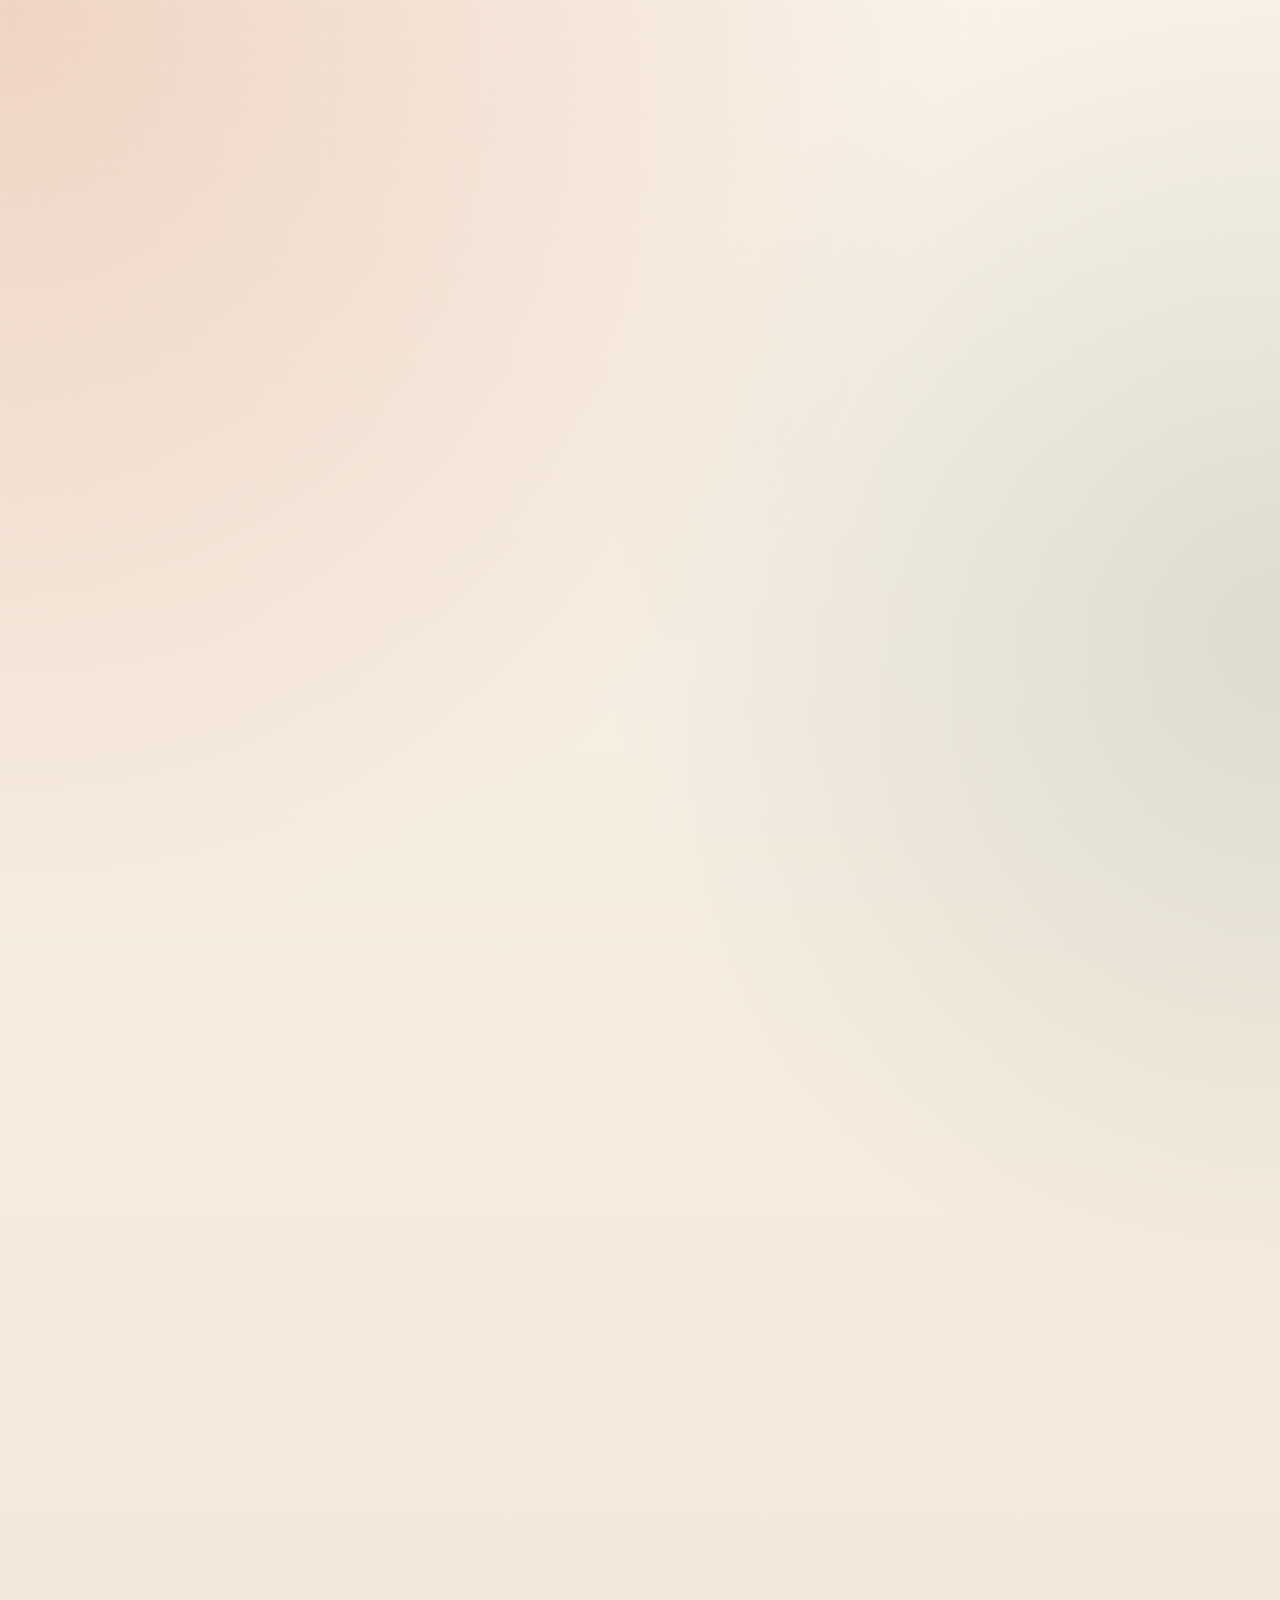
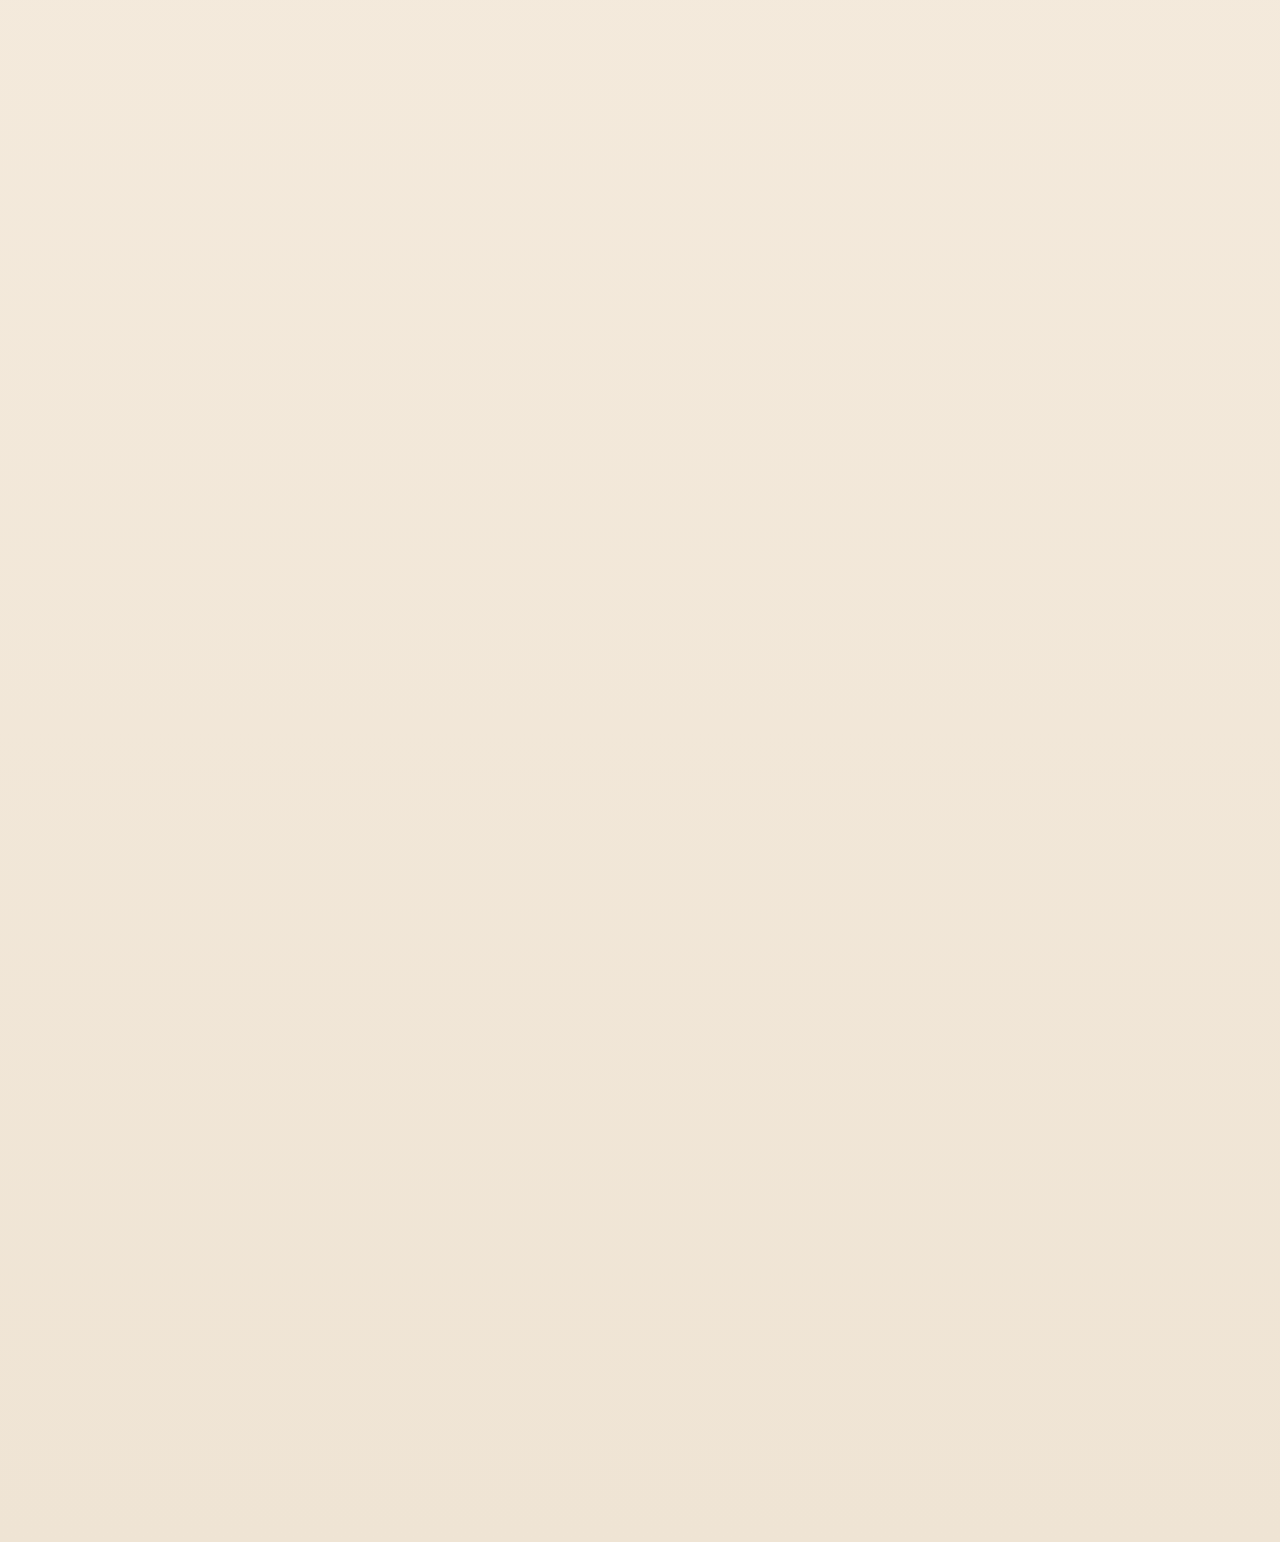
<file: index.html>
<!DOCTYPE html>
<html lang="en">
  <head>
    <meta charset="UTF-8" />
    <meta name="viewport" content="width=device-width, initial-scale=1.0" />
    <title>Caden | Student Portfolio</title>
    <meta
      name="description"
      content="Portfolio website for Caden, a 6th grade student interested in 3D modeling and design."
    />
    <script>
      document.documentElement.classList.add("js");
    </script>
    <link rel="preconnect" href="https://fonts.googleapis.com" />
    <link rel="preconnect" href="https://fonts.gstatic.com" crossorigin />
    <link
      href="https://fonts.googleapis.com/css2?family=Space+Grotesk:wght@400;500;700&family=Crimson+Pro:wght@400;600&display=swap"
      rel="stylesheet"
    />
    <link rel="stylesheet" href="caden-portfolio-styles.css?v=smooth-scroll-3" />
  </head>
  <body>
    <div class="page-shell">
      <header class="hero">
        <div class="hero-copy">
          <p class="eyebrow">Student Portfolio</p>
          <h1>Caden</h1>
          <p class="hero-lead">
            I’m a 6th grade student who enjoys building projects, learning new
            coding skills, and exploring 3D modeling and design. This
            portfolio highlights my experience, interests, and the work I want
            schools to see.
          </p>
          <div class="hero-actions">
            <a class="button button-primary" href="#profiles">View My Work</a>
            <a class="button button-secondary" href="#about">About Me</a>
            <a class="button button-secondary" href="#contact">Contact</a>
          </div>
          <div class="hero-snapshot" aria-label="Student snapshot">
            <div>
              <strong>6th Grade</strong>
              <span>Student creator</span>
            </div>
            <div>
              <strong>5 Years</strong>
              <span>Coding Minds Irvine</span>
            </div>
            <div>
              <strong>Design</strong>
              <span>3D modeling focus</span>
            </div>
          </div>
        </div>
        <div class="hero-side">
          <figure class="portrait-card">
            <img
              class="portrait-image"
              src="Images/funny-dog-portrait.png"
              alt="Funny dog portrait with a goofy expression"
            />
            <figcaption class="portrait-caption">
              Official portfolio dog mascot
            </figcaption>
          </figure>
          <aside class="hero-panel">
            <p class="panel-label">Focus Areas</p>
            <ul class="focus-list">
              <li>3D Modeling</li>
              <li>Design Thinking</li>
              <li>Creative Coding</li>
              <li>Project Building</li>
            </ul>
          </aside>
        </div>
      </header>

      <main>
        <section class="section section-story" id="about">
          <div class="section-heading">
            <p class="eyebrow">About Me</p>
            <h2>Building skills through creativity, coding, and design</h2>
            <p class="section-intro">
              I am a 6th grade student at St. Margaret's Episcopal School who
              loves coding, 3D modeling, and design. After about 5 years at
              Coding Minds Irvine, I have built strong coding skills through my
              classes and projects, and I enjoy using those skills to create
              thoughtful work that shows both creativity and problem-solving.
            </p>
          </div>
          <div class="story-grid">
            <article class="card">
              <h3>My Background</h3>
              <p>
                I am a 6th grade student at St. Margaret's Episcopal School. I
                enjoy learning through hands-on projects that let me combine
                creativity, design, and technology in meaningful ways.
              </p>
            </article>
            <article class="card">
              <h3>My Coding Journey</h3>
              <p>
                I have been a student at Coding Minds Irvine for about 5 years.
                Through my courses there, I have learned a lot about coding and
                gained experience by building projects, solving problems, and
                practicing how to turn ideas into real work.
              </p>
            </article>
            <article class="card">
              <h3>What Interests Me Most</h3>
              <p>
                I am especially interested in 3D modeling and design because I
                like creating things that are both visual and technical. I also
                enjoy coding because it helps me think logically, experiment,
                and keep improving my ideas.
              </p>
            </article>
            <article class="card">
              <h3>How I Learn Best</h3>
              <p>
                I learn best by building, testing, and improving. Each new
                project teaches me something different, whether it is design,
                planning, coding, or creative problem-solving.
              </p>
            </article>
            <article class="card">
              <h3>Why I Made This Portfolio</h3>
              <p>
                I created this portfolio to give schools a clear picture of who
                I am as a student and creator. It shows the work I have already
                done, the platforms where I share my projects, and the areas I
                am excited to keep exploring.
              </p>
            </article>
            <article class="card">
              <h3>What I Hope To Show</h3>
              <p>
                I want schools to see that I am curious, motivated, and serious
                about learning. I enjoy creating projects, growing my technical
                skills, and using design to express ideas in a clear and
                thoughtful way.
              </p>
            </article>
          </div>
        </section>

        <section class="section section-highlight">
          <div class="highlight-block">
            <p class="eyebrow">Creative Direction</p>
            <h2>Design, experimentation, and steady growth</h2>
            <p>
              My work is driven by curiosity. I enjoy trying new tools, testing
              ideas, and learning how design choices affect the final result.
              Whether I am coding or creating visual work, I want each project
              to show improvement and imagination.
            </p>
          </div>
        </section>

        <section class="section" id="profiles">
          <div class="section-heading">
            <p class="eyebrow">Profiles</p>
            <h2>Places where I share my projects</h2>
          </div>
          <div class="profiles-grid">
            <a
              class="profile-card"
              href="https://github.com/Cadens0302"
              target="_blank"
              rel="noreferrer"
            >
              <span class="profile-tag">Code</span>
              <h3>GitHub</h3>
              <p>
                A collection of repositories that show the projects I have
                built and the tools I’ve been learning.
              </p>
            </a>

            <a
              class="profile-card"
              href="https://replit.com/@CadenSong"
              target="_blank"
              rel="noreferrer"
            >
              <span class="profile-tag">Build</span>
              <h3>Replit</h3>
              <p>
                An online space where I can experiment, create, and continue
                building projects in the browser.
              </p>
            </a>

            <a
              class="profile-card"
              href="https://share.streamlit.io/user/cadens0302"
              target="_blank"
              rel="noreferrer"
            >
              <span class="profile-tag">Showcase</span>
              <h3>Streamlit</h3>
              <p>
                A place to share interactive apps and project ideas in a format
                others can explore easily.
              </p>
            </a>
          </div>
        </section>

        <section class="section section-values">
          <div class="section-heading">
            <p class="eyebrow">What Schools Will See</p>
            <h2>A student who enjoys learning by building</h2>
          </div>
          <div class="values-grid">
            <article class="value-item">
              <h3>Creativity</h3>
              <p>
                I enjoy design work that starts with an idea and turns into a
                finished project.
              </p>
            </article>
            <article class="value-item">
              <h3>Curiosity</h3>
              <p>
                I like exploring new tools, asking questions, and improving my
                work through experimentation.
              </p>
            </article>
            <article class="value-item">
              <h3>Commitment</h3>
              <p>
                I have already built multiple projects and continue growing my
                skills step by step.
              </p>
            </article>
          </div>
        </section>

        <section class="section section-contact" id="contact">
          <div class="section-heading">
            <p class="eyebrow">Contact</p>
            <h2>How to reach me</h2>
          </div>
          <div class="contact-grid">
            <article class="contact-card">
              <h3>Name</h3>
              <p>Caden</p>
            </article>
          </div>
        </section>
      </main>
    </div>
    <script>
      const animatedItems = document.querySelectorAll(
        ".hero, .section"
      );

      if ("IntersectionObserver" in window) {
        const revealObserver = new IntersectionObserver(
          (entries) => {
            entries.forEach((entry) => {
              if (entry.isIntersecting && entry.intersectionRatio >= 0.12) {
                entry.target.classList.add("is-visible");
              } else {
                entry.target.classList.remove("is-visible");
              }
            });
          },
          {
            threshold: [0, 0.12, 0.35],
            rootMargin: "-4% 0px -8% 0px",
          }
        );

        animatedItems.forEach((item) => {
          item.classList.add("reveal-item");
          revealObserver.observe(item);
        });
      } else {
        animatedItems.forEach((item) => item.classList.add("is-visible"));
      }
    </script>
  </body>
</html>
</file>
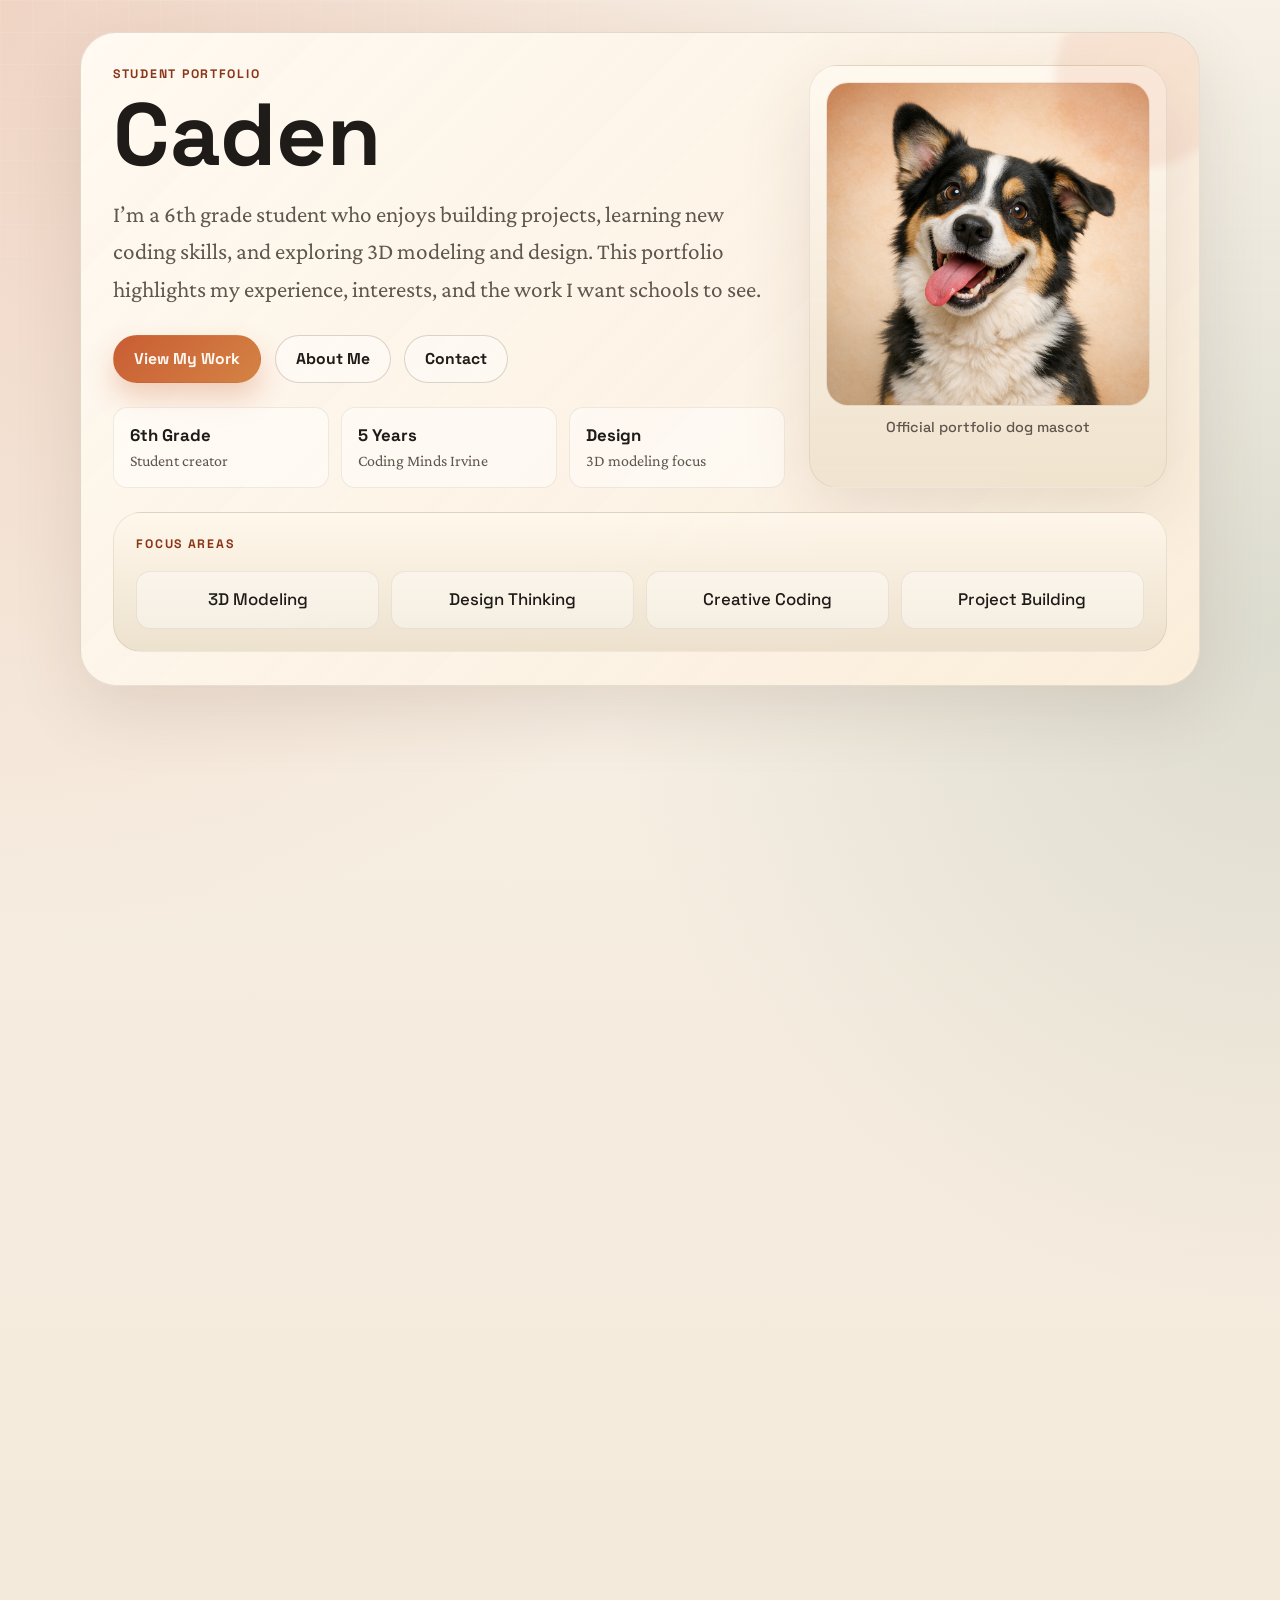
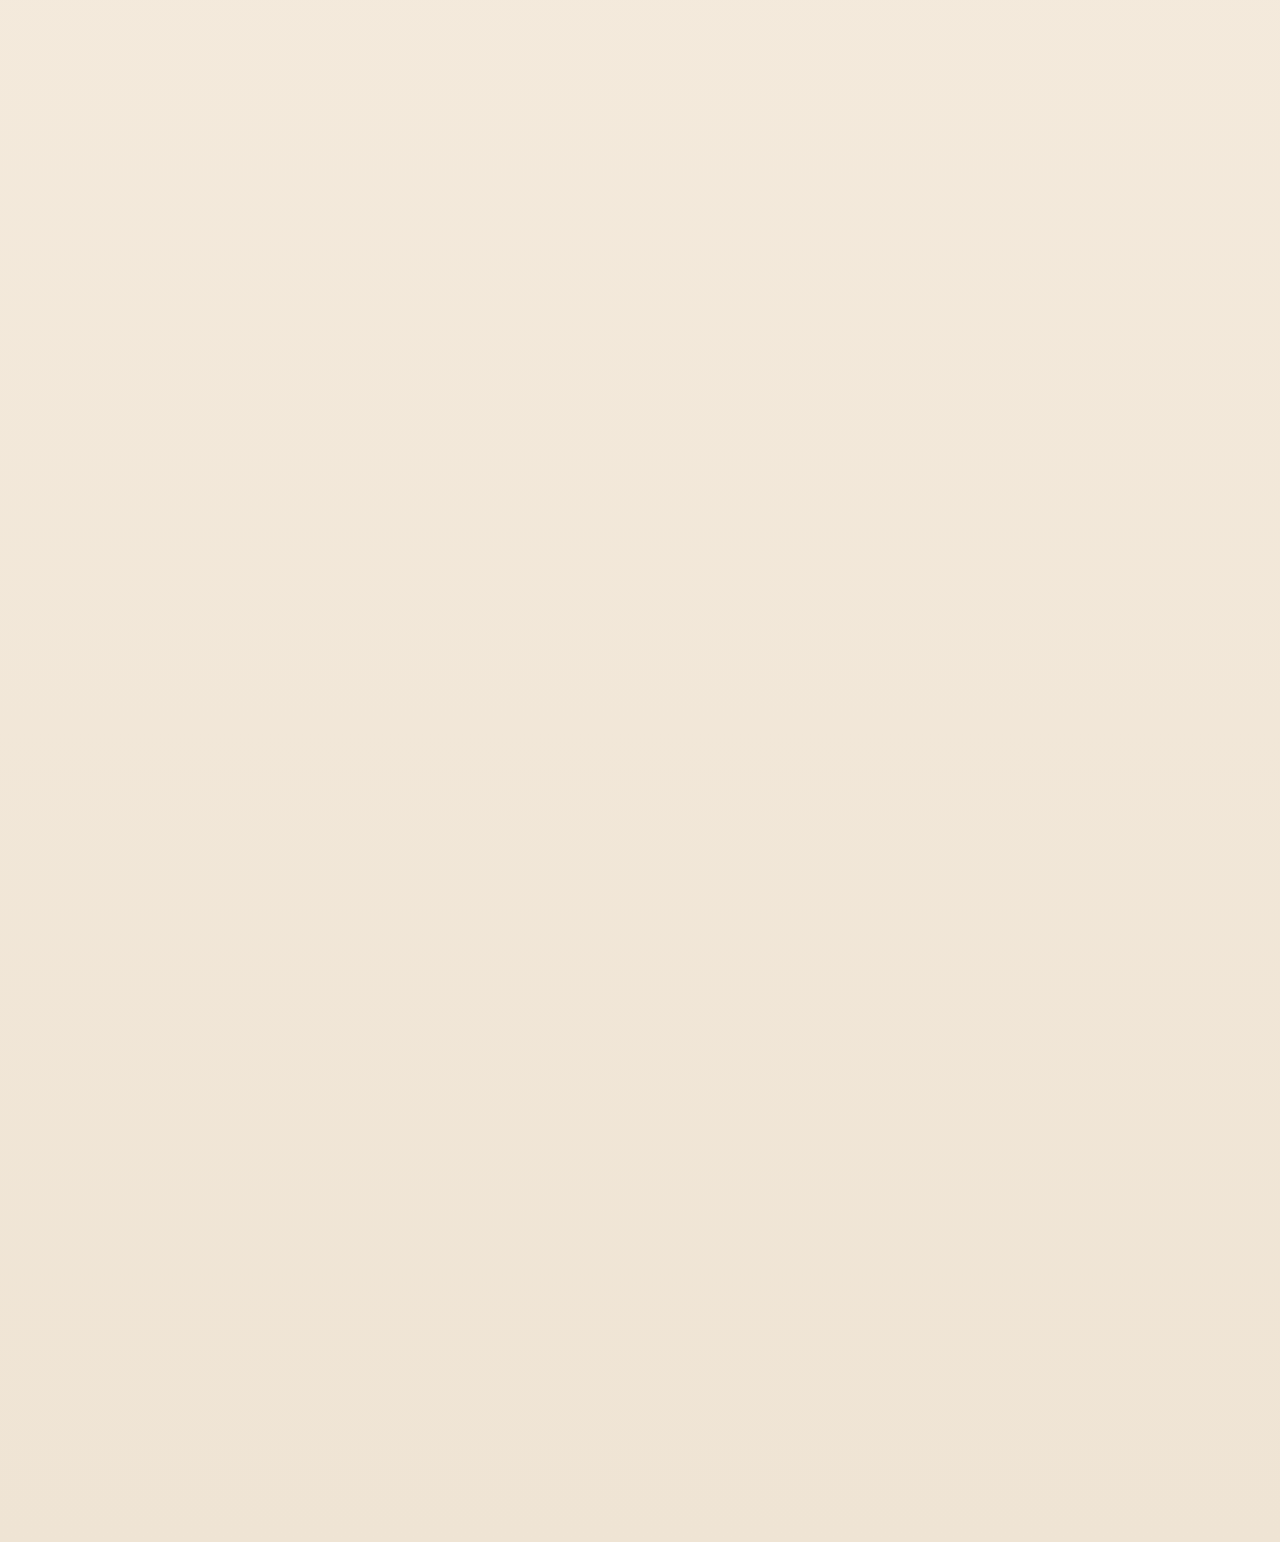
<file: caden-portfolio.html>
<!DOCTYPE html>
<html lang="en">
  <head>
    <meta charset="UTF-8" />
    <meta name="viewport" content="width=device-width, initial-scale=1.0" />
    <title>Caden | Student Portfolio</title>
    <meta
      name="description"
      content="Portfolio website for Caden, a 6th grade student interested in 3D modeling and design."
    />
    <script>
      document.documentElement.classList.add("js");
    </script>
    <link rel="preconnect" href="https://fonts.googleapis.com" />
    <link rel="preconnect" href="https://fonts.gstatic.com" crossorigin />
    <link
      href="https://fonts.googleapis.com/css2?family=Space+Grotesk:wght@400;500;700&family=Crimson+Pro:wght@400;600&display=swap"
      rel="stylesheet"
    />
    <link rel="stylesheet" href="caden-portfolio-styles.css?v=smooth-scroll-3" />
  </head>
  <body>
    <div class="page-shell">
      <header class="hero">
        <div class="hero-copy">
          <p class="eyebrow">Student Portfolio</p>
          <h1>Caden</h1>
          <p class="hero-lead">
            I’m a 6th grade student who enjoys building projects, learning new
            coding skills, and exploring 3D modeling and design. This
            portfolio highlights my experience, interests, and the work I want
            schools to see.
          </p>
          <div class="hero-actions">
            <a class="button button-primary" href="#profiles">View My Work</a>
            <a class="button button-secondary" href="#about">About Me</a>
            <a class="button button-secondary" href="#contact">Contact</a>
          </div>
          <div class="hero-snapshot" aria-label="Student snapshot">
            <div>
              <strong>6th Grade</strong>
              <span>Student creator</span>
            </div>
            <div>
              <strong>5 Years</strong>
              <span>Coding Minds Irvine</span>
            </div>
            <div>
              <strong>Design</strong>
              <span>3D modeling focus</span>
            </div>
          </div>
        </div>
        <div class="hero-side">
          <figure class="portrait-card">
            <img
              class="portrait-image"
              src="Images/funny-dog-portrait.png"
              alt="Funny dog portrait with a goofy expression"
            />
            <figcaption class="portrait-caption">
              Official portfolio dog mascot
            </figcaption>
          </figure>
          <aside class="hero-panel">
            <p class="panel-label">Focus Areas</p>
            <ul class="focus-list">
              <li>3D Modeling</li>
              <li>Design Thinking</li>
              <li>Creative Coding</li>
              <li>Project Building</li>
            </ul>
          </aside>
        </div>
      </header>

      <main>
        <section class="section section-story" id="about">
          <div class="section-heading">
            <p class="eyebrow">About Me</p>
            <h2>Building skills through creativity, coding, and design</h2>
            <p class="section-intro">
              I am a 6th grade student at St. Margaret's Episcopal School who
              loves coding, 3D modeling, and design. After about 5 years at
              Coding Minds Irvine, I have built strong coding skills through my
              classes and projects, and I enjoy using those skills to create
              thoughtful work that shows both creativity and problem-solving.
            </p>
          </div>
          <div class="story-grid">
            <article class="card">
              <h3>My Background</h3>
              <p>
                I am a 6th grade student at St. Margaret's Episcopal School. I
                enjoy learning through hands-on projects that let me combine
                creativity, design, and technology in meaningful ways.
              </p>
            </article>
            <article class="card">
              <h3>My Coding Journey</h3>
              <p>
                I have been a student at Coding Minds Irvine for about 5 years.
                Through my courses there, I have learned a lot about coding and
                gained experience by building projects, solving problems, and
                practicing how to turn ideas into real work.
              </p>
            </article>
            <article class="card">
              <h3>What Interests Me Most</h3>
              <p>
                I am especially interested in 3D modeling and design because I
                like creating things that are both visual and technical. I also
                enjoy coding because it helps me think logically, experiment,
                and keep improving my ideas.
              </p>
            </article>
            <article class="card">
              <h3>How I Learn Best</h3>
              <p>
                I learn best by building, testing, and improving. Each new
                project teaches me something different, whether it is design,
                planning, coding, or creative problem-solving.
              </p>
            </article>
            <article class="card">
              <h3>Why I Made This Portfolio</h3>
              <p>
                I created this portfolio to give schools a clear picture of who
                I am as a student and creator. It shows the work I have already
                done, the platforms where I share my projects, and the areas I
                am excited to keep exploring.
              </p>
            </article>
            <article class="card">
              <h3>What I Hope To Show</h3>
              <p>
                I want schools to see that I am curious, motivated, and serious
                about learning. I enjoy creating projects, growing my technical
                skills, and using design to express ideas in a clear and
                thoughtful way.
              </p>
            </article>
          </div>
        </section>

        <section class="section section-highlight">
          <div class="highlight-block">
            <p class="eyebrow">Creative Direction</p>
            <h2>Design, experimentation, and steady growth</h2>
            <p>
              My work is driven by curiosity. I enjoy trying new tools, testing
              ideas, and learning how design choices affect the final result.
              Whether I am coding or creating visual work, I want each project
              to show improvement and imagination.
            </p>
          </div>
        </section>

        <section class="section" id="profiles">
          <div class="section-heading">
            <p class="eyebrow">Profiles</p>
            <h2>Places where I share my projects</h2>
          </div>
          <div class="profiles-grid">
            <a
              class="profile-card"
              href="https://github.com/Cadens0302"
              target="_blank"
              rel="noreferrer"
            >
              <span class="profile-tag">Code</span>
              <h3>GitHub</h3>
              <p>
                A collection of repositories that show the projects I have
                built and the tools I’ve been learning.
              </p>
            </a>

            <a
              class="profile-card"
              href="https://replit.com/@CadenSong"
              target="_blank"
              rel="noreferrer"
            >
              <span class="profile-tag">Build</span>
              <h3>Replit</h3>
              <p>
                An online space where I can experiment, create, and continue
                building projects in the browser.
              </p>
            </a>

            <a
              class="profile-card"
              href="https://share.streamlit.io/user/cadens0302"
              target="_blank"
              rel="noreferrer"
            >
              <span class="profile-tag">Showcase</span>
              <h3>Streamlit</h3>
              <p>
                A place to share interactive apps and project ideas in a format
                others can explore easily.
              </p>
            </a>
          </div>
        </section>

        <section class="section section-values">
          <div class="section-heading">
            <p class="eyebrow">What Schools Will See</p>
            <h2>A student who enjoys learning by building</h2>
          </div>
          <div class="values-grid">
            <article class="value-item">
              <h3>Creativity</h3>
              <p>
                I enjoy design work that starts with an idea and turns into a
                finished project.
              </p>
            </article>
            <article class="value-item">
              <h3>Curiosity</h3>
              <p>
                I like exploring new tools, asking questions, and improving my
                work through experimentation.
              </p>
            </article>
            <article class="value-item">
              <h3>Commitment</h3>
              <p>
                I have already built multiple projects and continue growing my
                skills step by step.
              </p>
            </article>
          </div>
        </section>

        <section class="section section-contact" id="contact">
          <div class="section-heading">
            <p class="eyebrow">Contact</p>
            <h2>How to reach me</h2>
          </div>
          <div class="contact-grid">
            <article class="contact-card">
              <h3>Name</h3>
              <p>Caden</p>
            </article>
            <article class="contact-card">
              <h3>Email</h3>
              <p>
                <a href="mailto:Cadenyxsong@gmail.com">Cadenyxsong@gmail.com</a>
              </p>
            </article>
            <article class="contact-card">
              <h3>Phone</h3>
              <p><a href="tel:+19494322222">+1 949 - 432 - 2222</a></p>
            </article>
          </div>
        </section>
      </main>
    </div>
    <script>
      const animatedItems = document.querySelectorAll(
        ".hero, .section"
      );

      if ("IntersectionObserver" in window) {
        const revealObserver = new IntersectionObserver(
          (entries) => {
            entries.forEach((entry) => {
              if (entry.isIntersecting && entry.intersectionRatio >= 0.12) {
                entry.target.classList.add("is-visible");
              } else {
                entry.target.classList.remove("is-visible");
              }
            });
          },
          {
            threshold: [0, 0.12, 0.35],
            rootMargin: "-4% 0px -8% 0px",
          }
        );

        animatedItems.forEach((item) => {
          item.classList.add("reveal-item");
          revealObserver.observe(item);
        });
      } else {
        animatedItems.forEach((item) => item.classList.add("is-visible"));
      }
    </script>
  </body>
</html>
</file>
<file: caden-portfolio-styles.css>
:root {
  --bg: #f6efe4;
  --bg-strong: #eadbc2;
  --surface: rgba(255, 252, 247, 0.86);
  --surface-strong: #fffaf2;
  --text: #1f1b18;
  --muted: #5f564d;
  --accent: #c95d34;
  --accent-dark: #8b3519;
  --line: rgba(50, 33, 22, 0.12);
  --shadow: 0 24px 70px rgba(79, 52, 33, 0.12);
  --radius-lg: 28px;
  --radius-md: 20px;
  --radius-sm: 14px;
  --ease-out: cubic-bezier(0.22, 1, 0.36, 1);
  --ease-spring: cubic-bezier(0.2, 0.9, 0.28, 1.18);
}

* {
  box-sizing: border-box;
}

html {
  scroll-behavior: smooth;
}

@keyframes fadeUp {
  from {
    opacity: 0;
    transform: translateY(28px);
  }

  to {
    opacity: 1;
    transform: translateY(0);
  }
}

@keyframes revealUp {
  from {
    opacity: 0;
    transform: translateY(42px) scale(0.98);
    filter: blur(6px);
  }

  to {
    opacity: 1;
    transform: translateY(0) scale(1);
    filter: blur(0);
  }
}

@keyframes scrollPop {
  0% {
    opacity: 0;
    transform: translate3d(var(--reveal-x, 0), 74px, 0) rotate(var(--reveal-rotate, 0deg)) scale(0.82);
    filter: blur(10px);
  }

  58% {
    opacity: 1;
    transform: translate3d(0, -12px, 0) rotate(0deg) scale(1.045);
    filter: blur(0);
  }

  78% {
    transform: translate3d(0, 5px, 0) rotate(0deg) scale(0.99);
  }

  100% {
    opacity: 1;
    transform: translate3d(0, 0, 0) rotate(0deg) scale(1);
    filter: blur(0);
  }
}

@keyframes scrollPopOut {
  0% {
    opacity: 1;
    transform: translate3d(0, 0, 0) rotate(0deg) scale(1);
    filter: blur(0);
  }

  32% {
    opacity: 1;
    transform: translate3d(0, -14px, 0) rotate(0deg) scale(1.035);
    filter: blur(0);
  }

  100% {
    opacity: 0;
    transform: translate3d(var(--exit-x, var(--reveal-x, 0)), -58px, 0) rotate(var(--exit-rotate, var(--reveal-rotate, 0deg))) scale(0.82);
    filter: blur(9px);
  }
}

@keyframes sectionGlowPop {
  0% {
    box-shadow: 0 16px 36px rgba(79, 52, 33, 0.08);
  }

  45% {
    box-shadow:
      0 26px 80px rgba(79, 52, 33, 0.18),
      0 0 0 6px rgba(201, 93, 52, 0.13);
  }

  100% {
    box-shadow: var(--shadow);
  }
}

@keyframes revealFlash {
  0% {
    opacity: 0;
    transform: translateX(-90%) skewX(-18deg);
  }

  42% {
    opacity: 0.72;
  }

  100% {
    opacity: 0;
    transform: translateX(95%) skewX(-18deg);
  }
}

@keyframes drift {
  0%,
  100% {
    transform: translateY(0);
  }

  50% {
    transform: translateY(-10px);
  }
}

@keyframes gridDrift {
  0%,
  100% {
    background-position: 0 0, 0 0;
  }

  50% {
    background-position: 18px 24px, 18px 24px;
  }
}

@keyframes glowPulse {
  0%,
  100% {
    box-shadow: 0 14px 28px rgba(201, 93, 52, 0.28);
  }

  50% {
    box-shadow: 0 18px 34px rgba(201, 93, 52, 0.4);
  }
}

@keyframes sheen {
  0% {
    opacity: 0;
    transform: translateX(-140%) skewX(-18deg);
  }

  38%,
  68% {
    opacity: 1;
  }

  100% {
    opacity: 0;
    transform: translateX(140%) skewX(-18deg);
  }
}

@keyframes ambientShift {
  0%,
  100% {
    background-position: 0 0, 100% 20%, 0 0;
  }

  50% {
    background-position: 4% 2%, 96% 24%, 0 0;
  }
}

@keyframes borderGlow {
  0%,
  100% {
    border-color: rgba(50, 33, 22, 0.08);
  }

  50% {
    border-color: rgba(201, 93, 52, 0.3);
  }
}

@keyframes textLift {
  from {
    opacity: 0;
    transform: translateY(18px);
  }

  to {
    opacity: 1;
    transform: translateY(0);
  }
}

@keyframes softFloat {
  0%,
  100% {
    transform: translateY(0);
  }

  50% {
    transform: translateY(-6px);
  }
}

body {
  margin: 0;
  min-height: 100vh;
  font-family: "Crimson Pro", Georgia, serif;
  color: var(--text);
  background:
    radial-gradient(circle at top left, rgba(201, 93, 52, 0.2), transparent 28%),
    radial-gradient(circle at right 20%, rgba(83, 123, 107, 0.16), transparent 24%),
    linear-gradient(180deg, #f9f2e8 0%, #f4eadc 48%, #efe4d4 100%);
  background-size: 100% 100%, 100% 100%, 100% 100%;
  animation: ambientShift 18s ease-in-out infinite;
}

body::before {
  content: "";
  position: fixed;
  inset: 0;
  pointer-events: none;
  background-image:
    linear-gradient(rgba(255, 255, 255, 0.16) 1px, transparent 1px),
    linear-gradient(90deg, rgba(255, 255, 255, 0.16) 1px, transparent 1px);
  background-size: 32px 32px;
  mask-image: linear-gradient(180deg, rgba(0, 0, 0, 0.5), transparent 82%);
  animation: gridDrift 22s linear infinite;
}

.page-shell {
  width: min(1120px, calc(100% - 2rem));
  margin: 0 auto;
  padding: 1rem 0 4rem;
  animation: fadeUp 900ms ease both;
}

.hero,
.section,
.highlight-block {
  position: relative;
  overflow: hidden;
  border: 1px solid var(--line);
  box-shadow: var(--shadow);
}

.hero {
  display: grid;
  grid-template-columns: minmax(0, 1.5fr) minmax(260px, 0.8fr);
  gap: 1.5rem;
  padding: 2rem;
  margin-top: 1rem;
  border-radius: 36px;
  background:
    linear-gradient(135deg, rgba(255, 249, 241, 0.95), rgba(250, 235, 214, 0.82)),
    var(--surface);
  animation: revealUp 950ms var(--ease-out) both;
}

.hero::before,
.section::before,
.highlight-block::before {
  content: "";
  position: absolute;
  inset: 0;
  pointer-events: none;
  background: linear-gradient(120deg, transparent 0%, rgba(255, 255, 255, 0.34) 45%, transparent 62%);
  opacity: 0;
  transform: translateX(-45%);
}

.hero::before {
  animation: sheen 2.8s 650ms ease both;
}

.hero-side {
  display: contents;
}

.hero::after,
.highlight-block::after {
  content: "";
  position: absolute;
  border-radius: 999px;
  background: rgba(201, 93, 52, 0.1);
  filter: blur(4px);
}

.hero::after {
  width: 180px;
  height: 180px;
  right: -36px;
  top: -46px;
  animation: drift 7s ease-in-out infinite;
}

.hero-copy,
.hero-side,
.hero-panel,
.hero-snapshot,
.card,
.profile-card,
.value-item,
.highlight-block,
.contact-card {
  position: relative;
  z-index: 1;
}

.eyebrow,
.panel-label,
.profile-tag {
  margin: 0;
  text-transform: uppercase;
  letter-spacing: 0.14em;
  font-family: "Space Grotesk", "Avenir Next", sans-serif;
  font-size: 0.77rem;
  font-weight: 700;
  color: var(--accent-dark);
}

h1,
h2,
h3 {
  margin: 0;
  line-height: 0.95;
  font-family: "Space Grotesk", "Avenir Next", sans-serif;
}

h1 {
  margin-top: 0.5rem;
  font-size: clamp(3rem, 8vw, 5.5rem);
}

h2 {
  margin-top: 0.45rem;
  font-size: clamp(2rem, 4vw, 3.2rem);
}

h3 {
  font-size: 1.35rem;
}

p,
li {
  font-size: 1.17rem;
  line-height: 1.6;
}

.hero-lead {
  max-width: 44rem;
  margin: 1.25rem 0 0;
  font-size: clamp(1.18rem, 2vw, 1.45rem);
  color: var(--muted);
  animation: textLift 880ms var(--ease-out) both;
  animation-delay: 120ms;
}

.hero-actions {
  display: flex;
  flex-wrap: wrap;
  gap: 0.85rem;
  margin-top: 1.7rem;
  animation: textLift 880ms var(--ease-out) both;
  animation-delay: 220ms;
}

.hero-snapshot {
  display: grid;
  grid-template-columns: repeat(3, minmax(0, 1fr));
  gap: 0.75rem;
  margin-top: 1.5rem;
  animation: textLift 880ms var(--ease-out) both;
  animation-delay: 320ms;
}

.hero-snapshot div {
  padding: 1rem;
  border-radius: var(--radius-sm);
  border: 1px solid rgba(50, 33, 22, 0.08);
  background: rgba(255, 255, 255, 0.46);
  transition: transform 220ms var(--ease-spring), background 220ms ease, border-color 220ms ease;
}

.hero-snapshot div:hover {
  transform: translateY(-5px) scale(1.02);
  border-color: rgba(201, 93, 52, 0.28);
  background: rgba(255, 255, 255, 0.66);
}

.hero-snapshot strong,
.hero-snapshot span {
  display: block;
}

.hero-snapshot strong {
  font-family: "Space Grotesk", "Avenir Next", sans-serif;
  font-size: 1.05rem;
}

.hero-snapshot span {
  margin-top: 0.25rem;
  color: var(--muted);
  font-size: 1rem;
  line-height: 1.35;
}

.button {
  display: inline-flex;
  align-items: center;
  justify-content: center;
  min-height: 48px;
  padding: 0.8rem 1.25rem;
  border-radius: 999px;
  border: 1px solid transparent;
  font-family: "Space Grotesk", "Avenir Next", sans-serif;
  font-size: 0.98rem;
  font-weight: 700;
  text-decoration: none;
  overflow: hidden;
  position: relative;
  transition: transform 220ms var(--ease-spring), box-shadow 220ms ease, border-color 220ms ease;
}

.button::after {
  content: "";
  position: absolute;
  inset: -45% -35%;
  background: linear-gradient(90deg, transparent, rgba(255, 255, 255, 0.42), transparent);
  opacity: 0;
  transform: translateX(-140%) skewX(-18deg);
}

.button:hover,
.button:focus-visible,
.profile-card:hover,
.profile-card:focus-visible {
  transform: translateY(-4px);
}

.button:hover::after,
.button:focus-visible::after {
  opacity: 1;
  animation: sheen 800ms ease;
}

.button-primary {
  color: #fff8f1;
  background: linear-gradient(135deg, var(--accent), #d48344);
  box-shadow: 0 14px 28px rgba(201, 93, 52, 0.28);
  animation: glowPulse 3.2s ease-in-out infinite;
}

.button-secondary {
  color: var(--text);
  border-color: rgba(50, 33, 22, 0.18);
  background: rgba(255, 255, 255, 0.42);
}

.hero-panel {
  grid-column: 1 / -1;
  padding: 1.4rem;
  border-radius: var(--radius-lg);
  background: linear-gradient(180deg, rgba(255, 247, 235, 0.95), rgba(236, 224, 204, 0.95));
  border: 1px solid rgba(50, 33, 22, 0.08);
  animation: revealUp 1s var(--ease-out) both;
  animation-delay: 320ms;
}

.portrait-card {
  margin: 0;
  padding: 1rem;
  border-radius: var(--radius-lg);
  background: linear-gradient(180deg, rgba(255, 248, 239, 0.96), rgba(239, 226, 205, 0.92));
  border: 1px solid rgba(50, 33, 22, 0.08);
  box-shadow: var(--shadow);
  animation: revealUp 980ms var(--ease-out) both;
  animation-delay: 260ms;
  transition: transform 260ms var(--ease-spring), box-shadow 260ms ease;
}

.portrait-card:hover,
.portrait-card:focus-within {
  transform: translateY(-7px) rotate(-0.7deg) scale(1.015);
  box-shadow: 0 28px 58px rgba(79, 52, 33, 0.18);
}

.portrait-image {
  display: block;
  width: 100%;
  aspect-ratio: 1 / 1;
  object-fit: cover;
  border-radius: 22px;
  border: 1px solid rgba(50, 33, 22, 0.08);
  transition: transform 600ms var(--ease-out), filter 600ms ease;
}

.portrait-card:hover .portrait-image,
.portrait-card:focus-within .portrait-image {
  transform: scale(1.035);
  filter: saturate(1.08) contrast(1.04);
}

.portrait-caption {
  margin: 0.75rem 0 0;
  font-family: "Space Grotesk", "Avenir Next", sans-serif;
  font-size: 0.9rem;
  font-weight: 500;
  color: var(--muted);
  text-align: center;
}

.focus-list {
  display: grid;
  grid-template-columns: repeat(4, minmax(0, 1fr));
  gap: 0.75rem;
  margin: 1rem 0 0;
  padding: 0;
  list-style: none;
}

.focus-list li {
  padding: 0.9rem 1rem;
  border: 1px solid rgba(50, 33, 22, 0.08);
  border-radius: var(--radius-sm);
  background: rgba(255, 255, 255, 0.38);
  font-family: "Space Grotesk", "Avenir Next", sans-serif;
  font-size: 1.05rem;
  font-weight: 500;
  text-align: center;
  animation: borderGlow 5s ease-in-out infinite;
  transition: transform 220ms var(--ease-spring), background 220ms ease, color 220ms ease;
}

.focus-list li:hover {
  transform: translateY(-4px);
  background: rgba(255, 255, 255, 0.62);
  color: var(--accent-dark);
}

.focus-list li:nth-child(2) {
  animation-delay: 400ms;
}

.focus-list li:nth-child(3) {
  animation-delay: 800ms;
}

.focus-list li:nth-child(4) {
  animation-delay: 1200ms;
}

.focus-list li:last-child {
  border-bottom: 1px solid rgba(50, 33, 22, 0.08);
}

.section {
  margin-top: 1.35rem;
  padding: 2rem;
  border-radius: 30px;
  background: var(--surface);
  backdrop-filter: blur(10px);
  animation: revealUp 900ms var(--ease-out) both;
}

.section-heading {
  max-width: 45rem;
}

.section-intro {
  max-width: 42rem;
  margin: 0.95rem 0 0;
  color: var(--muted);
  animation: textLift 900ms var(--ease-out) both;
  animation-delay: 120ms;
}

.story-grid,
.profiles-grid,
.values-grid,
.contact-grid {
  display: grid;
  gap: 1rem;
  margin-top: 1.5rem;
}

.story-grid {
  grid-template-columns: repeat(3, minmax(0, 1fr));
  margin-top: 1rem;
}

.card,
.profile-card,
.value-item,
.contact-card {
  padding: 1.35rem;
  border-radius: var(--radius-md);
  border: 1px solid rgba(50, 33, 22, 0.08);
  background: linear-gradient(180deg, rgba(255, 255, 255, 0.75), rgba(255, 248, 239, 0.96));
  animation: revealUp 900ms var(--ease-out) both;
  transition: transform 240ms var(--ease-spring), box-shadow 240ms ease, border-color 240ms ease, background 240ms ease;
}

.card:hover,
.value-item:hover,
.contact-card:hover,
.profile-card:hover,
.profile-card:focus-visible {
  transform: translateY(-7px) scale(1.01);
  box-shadow: 0 18px 36px rgba(79, 52, 33, 0.12);
}

.story-grid .card:nth-child(1),
.profiles-grid .profile-card:nth-child(1),
.values-grid .value-item:nth-child(1),
.contact-grid .contact-card:nth-child(1) {
  animation-delay: 80ms;
}

.story-grid .card:nth-child(2),
.profiles-grid .profile-card:nth-child(2),
.values-grid .value-item:nth-child(2),
.contact-grid .contact-card:nth-child(2) {
  animation-delay: 160ms;
}

.story-grid .card:nth-child(3),
.profiles-grid .profile-card:nth-child(3),
.values-grid .value-item:nth-child(3),
.contact-grid .contact-card:nth-child(3) {
  animation-delay: 240ms;
}

.story-grid .card:nth-child(4) {
  animation-delay: 320ms;
}

.story-grid .card:nth-child(5) {
  animation-delay: 400ms;
}

.story-grid .card:nth-child(6) {
  animation-delay: 480ms;
}

.card p,
.profile-card p,
.value-item p,
.contact-card p,
.highlight-block p {
  margin: 0.8rem 0 0;
  color: var(--muted);
}

.section-highlight {
  padding: 0;
  border: 0;
  box-shadow: none;
  background: transparent;
}

.highlight-block {
  padding: 2rem;
  border-radius: 30px;
  background:
    linear-gradient(135deg, rgba(35, 62, 57, 0.94), rgba(76, 94, 62, 0.9)),
    var(--surface-strong);
  color: #f8f1e8;
  animation: revealUp 950ms var(--ease-out) both;
  animation-delay: 120ms;
}

.highlight-block::after {
  width: 220px;
  height: 220px;
  right: -60px;
  bottom: -90px;
  animation: drift 8s ease-in-out infinite;
}

.highlight-block .eyebrow,
.highlight-block p,
.highlight-block h2 {
  color: inherit;
}

.profiles-grid {
  grid-template-columns: repeat(3, minmax(0, 1fr));
}

.profile-card {
  text-decoration: none;
  color: inherit;
  transition: transform 240ms var(--ease-spring), border-color 240ms ease, box-shadow 240ms ease;
}

.profile-card:hover,
.profile-card:focus-visible {
  border-color: rgba(201, 93, 52, 0.35);
  box-shadow: 0 18px 36px rgba(79, 52, 33, 0.12);
}

.profile-card h3,
.contact-card h3,
.value-item h3,
.card h3 {
  transition: color 220ms ease, transform 220ms var(--ease-spring);
}

.profile-card:hover h3,
.profile-card:focus-visible h3,
.contact-card:hover h3,
.value-item:hover h3,
.card:hover h3 {
  color: var(--accent-dark);
  transform: translateY(-2px);
}

.values-grid {
  grid-template-columns: repeat(3, minmax(0, 1fr));
}

.contact-grid {
  grid-template-columns: repeat(3, minmax(0, 1fr));
}

.contact-card a {
  color: var(--accent-dark);
  text-decoration: none;
  border-bottom: 1px solid rgba(139, 53, 25, 0.25);
  transition: color 180ms ease, border-color 180ms ease;
}

.contact-card a:hover,
.contact-card a:focus-visible {
  color: var(--accent);
  border-bottom-color: rgba(201, 93, 52, 0.5);
}

.hero-copy h1,
.section-heading h2 {
  animation: textLift 900ms var(--ease-out) both;
}

.hero-panel,
.portrait-card,
.highlight-block {
  animation-name: revealUp, softFloat;
  animation-duration: 980ms, 5.5s;
  animation-timing-function: var(--ease-out), ease-in-out;
  animation-fill-mode: both, both;
  animation-iteration-count: 1, infinite;
}

.js .reveal-item {
  opacity: 0;
  transform: translate3d(0, 36px, 0) scale(0.965);
  filter: blur(5px);
  animation: none;
  transition:
    opacity 680ms var(--ease-out),
    transform 680ms var(--ease-out),
    filter 680ms ease,
    box-shadow 680ms ease;
  will-change: transform, opacity, filter;
}

.js .reveal-item.is-visible {
  opacity: 1;
  transform: translate3d(0, 0, 0) scale(1);
  filter: blur(0);
}

.js .section.reveal-item {
  transform-origin: center bottom;
}

.js .hero.reveal-item {
  transform-origin: center top;
}

.js .section .card,
.js .section .profile-card,
.js .section .value-item,
.js .section .contact-card {
  opacity: 0;
  transform: translateY(18px);
  transition:
    opacity 520ms var(--ease-out),
    transform 520ms var(--ease-out),
    box-shadow 220ms ease,
    border-color 220ms ease;
}

.js .section.is-visible .card,
.js .section.is-visible .profile-card,
.js .section.is-visible .value-item,
.js .section.is-visible .contact-card {
  opacity: 1;
  transform: translateY(0);
}

.js .section.is-visible .card:nth-child(2),
.js .section.is-visible .profile-card:nth-child(2),
.js .section.is-visible .value-item:nth-child(2),
.js .section.is-visible .contact-card:nth-child(2) {
  transition-delay: 70ms;
}

.js .section.is-visible .card:nth-child(3),
.js .section.is-visible .profile-card:nth-child(3),
.js .section.is-visible .value-item:nth-child(3),
.js .section.is-visible .contact-card:nth-child(3) {
  transition-delay: 130ms;
}

.js .section.is-visible .card:nth-child(4) {
  transition-delay: 190ms;
}

.js .section.is-visible .card:nth-child(5) {
  transition-delay: 250ms;
}

.js .section.is-visible .card:nth-child(6) {
  transition-delay: 310ms;
}

@media (max-width: 900px) {
  .hero,
  .story-grid,
  .profiles-grid,
  .values-grid,
  .contact-grid,
  .hero-snapshot,
  .focus-list {
    grid-template-columns: 1fr;
  }

  .page-shell {
    width: min(100% - 1rem, 1120px);
  }

  .hero,
  .section,
  .highlight-block {
    padding: 1.4rem;
  }

  .section-intro {
    max-width: none;
  }
}

@media (max-width: 640px) {
  body {
    background:
      radial-gradient(circle at top left, rgba(201, 93, 52, 0.18), transparent 36%),
      linear-gradient(180deg, #f9f2e8 0%, #f0e3d1 100%);
  }

  .page-shell {
    width: min(100% - 0.85rem, 1120px);
    padding: 0.5rem 0 3rem;
  }

  .hero,
  .section,
  .highlight-block {
    padding: 1.2rem;
    border-radius: 24px;
  }

  .hero-copy,
  .hero-side,
  .hero-panel,
  .hero-snapshot,
  .section-heading,
  .section-intro,
  .card,
  .profile-card,
  .value-item,
  .contact-card,
  .highlight-block,
  .portrait-caption {
    text-align: center;
  }

  .hero-actions {
    justify-content: center;
  }

  .hero-snapshot {
    max-width: 360px;
    margin-left: auto;
    margin-right: auto;
  }

  .hero-lead,
  .section-intro {
    max-width: none;
    margin-left: auto;
    margin-right: auto;
  }

  h1 {
    line-height: 1;
  }

  p,
  li {
    font-size: 1.03rem;
  }

  .button {
    width: 100%;
  }

  .portrait-card {
    max-width: 290px;
    margin: 0 auto;
  }

  .hero-panel {
    max-width: 360px;
    margin: 0 auto;
  }

  .focus-list li {
    text-align: center;
  }

  .contact-card p,
  .card p,
  .profile-card p,
  .value-item p,
  .highlight-block p {
    margin-left: auto;
    margin-right: auto;
  }
}

@media (prefers-reduced-motion: reduce) {
  *,
  *::before,
  *::after {
    animation: none !important;
    transition: none !important;
    scroll-behavior: auto !important;
  }

  .js .reveal-item {
    opacity: 1;
    transform: none;
    filter: none;
  }
}
</file>
